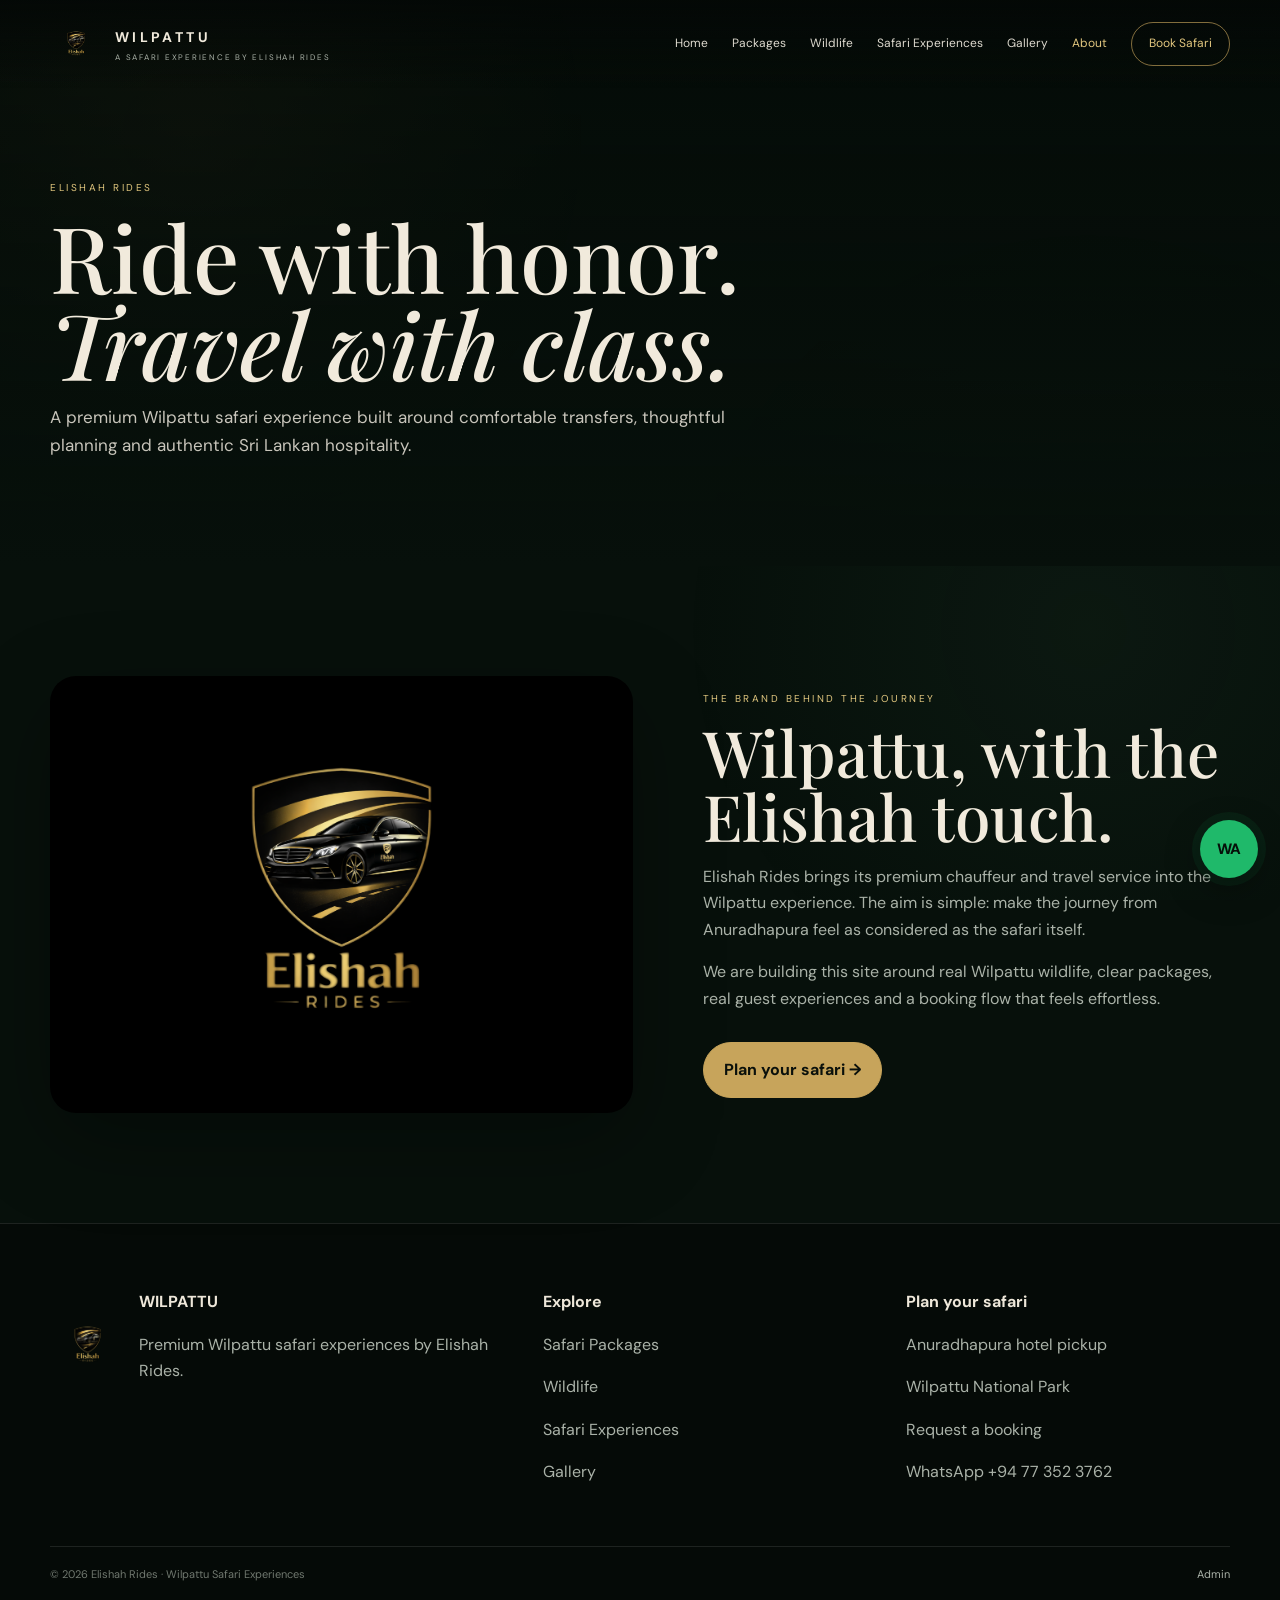
<file: about.html>
<!doctype html><html lang="en"><head><meta charset="utf-8"><meta name="viewport" content="width=device-width,initial-scale=1"><meta name="theme-color" content="#07100b"><title>About Elishah Rides Wilpattu | Wilpattu by Elishah Rides</title><link rel="stylesheet" href="styles.css"></head><body class="">
<header class="nav" id="nav"><div class="container nav-row">
<a class="brand" href="index.html"><img src="assets/elishah-rides-logo.png" alt="Elishah Rides"><span><strong>WILPATTU</strong><small>A safari experience by Elishah Rides</small></span></a>
<button class="menu" id="menu">☰</button>
<nav class="nav-links" id="navLinks">
<a href="index.html">Home</a><a href="packages.html">Packages</a><a href="wildlife.html">Wildlife</a><a href="safari-experiences.html">Safari Experiences</a><a href="gallery.html">Gallery</a><a href="about.html">About</a><a class="nav-cta" href="booking.html">Book Safari</a>
</nav></div></header>

<section class="page-hero"><div class="container reveal visible"><div class="kicker">Elishah Rides</div><h1>Ride with honor.<br><em>Travel with class.</em></h1><p>A premium Wilpattu safari experience built around comfortable transfers, thoughtful planning and authentic Sri Lankan hospitality.</p></div></section>
<section class="section"><div class="container story"><div class="story-img reveal"><img src="assets/elishah-rides-logo.png" alt="Elishah Rides logo" style="background:#000;object-fit:contain;padding:30px"></div><div class="story-copy reveal"><div class="kicker">The brand behind the journey</div><h2>Wilpattu, with the Elishah touch.</h2><p>Elishah Rides brings its premium chauffeur and travel service into the Wilpattu experience. The aim is simple: make the journey from Anuradhapura feel as considered as the safari itself.</p><p>We are building this site around real Wilpattu wildlife, clear packages, real guest experiences and a booking flow that feels effortless.</p><div class="actions"><a class="btn primary" href="booking.html">Plan your safari →</a></div></div></div></section>

<footer class="footer"><div class="container">
<div class="footer-grid">
<div><div class="logo-credit"><img src="assets/elishah-rides-logo.png" alt="Elishah Rides logo"><div><h4>WILPATTU</h4><p>Premium Wilpattu safari experiences by Elishah Rides.</p></div></div></div>
<div><h4>Explore</h4><p><a href="packages.html">Safari Packages</a></p><p><a href="wildlife.html">Wildlife</a></p><p><a href="safari-experiences.html">Safari Experiences</a></p><p><a href="gallery.html">Gallery</a></p></div>
<div><h4>Plan your safari</h4><p>Anuradhapura hotel pickup</p><p>Wilpattu National Park</p><p><a href="booking.html">Request a booking</a></p><p><a href="https://wa.me/94773523762">WhatsApp +94 77 352 3762</a></p></div>
</div>
<div class="footer-bottom"><span>© 2026 Elishah Rides · Wilpattu Safari Experiences</span><a href="admin.html">Admin</a></div>
</div></footer>
<script src="script.js"></script></body></html>
</file>
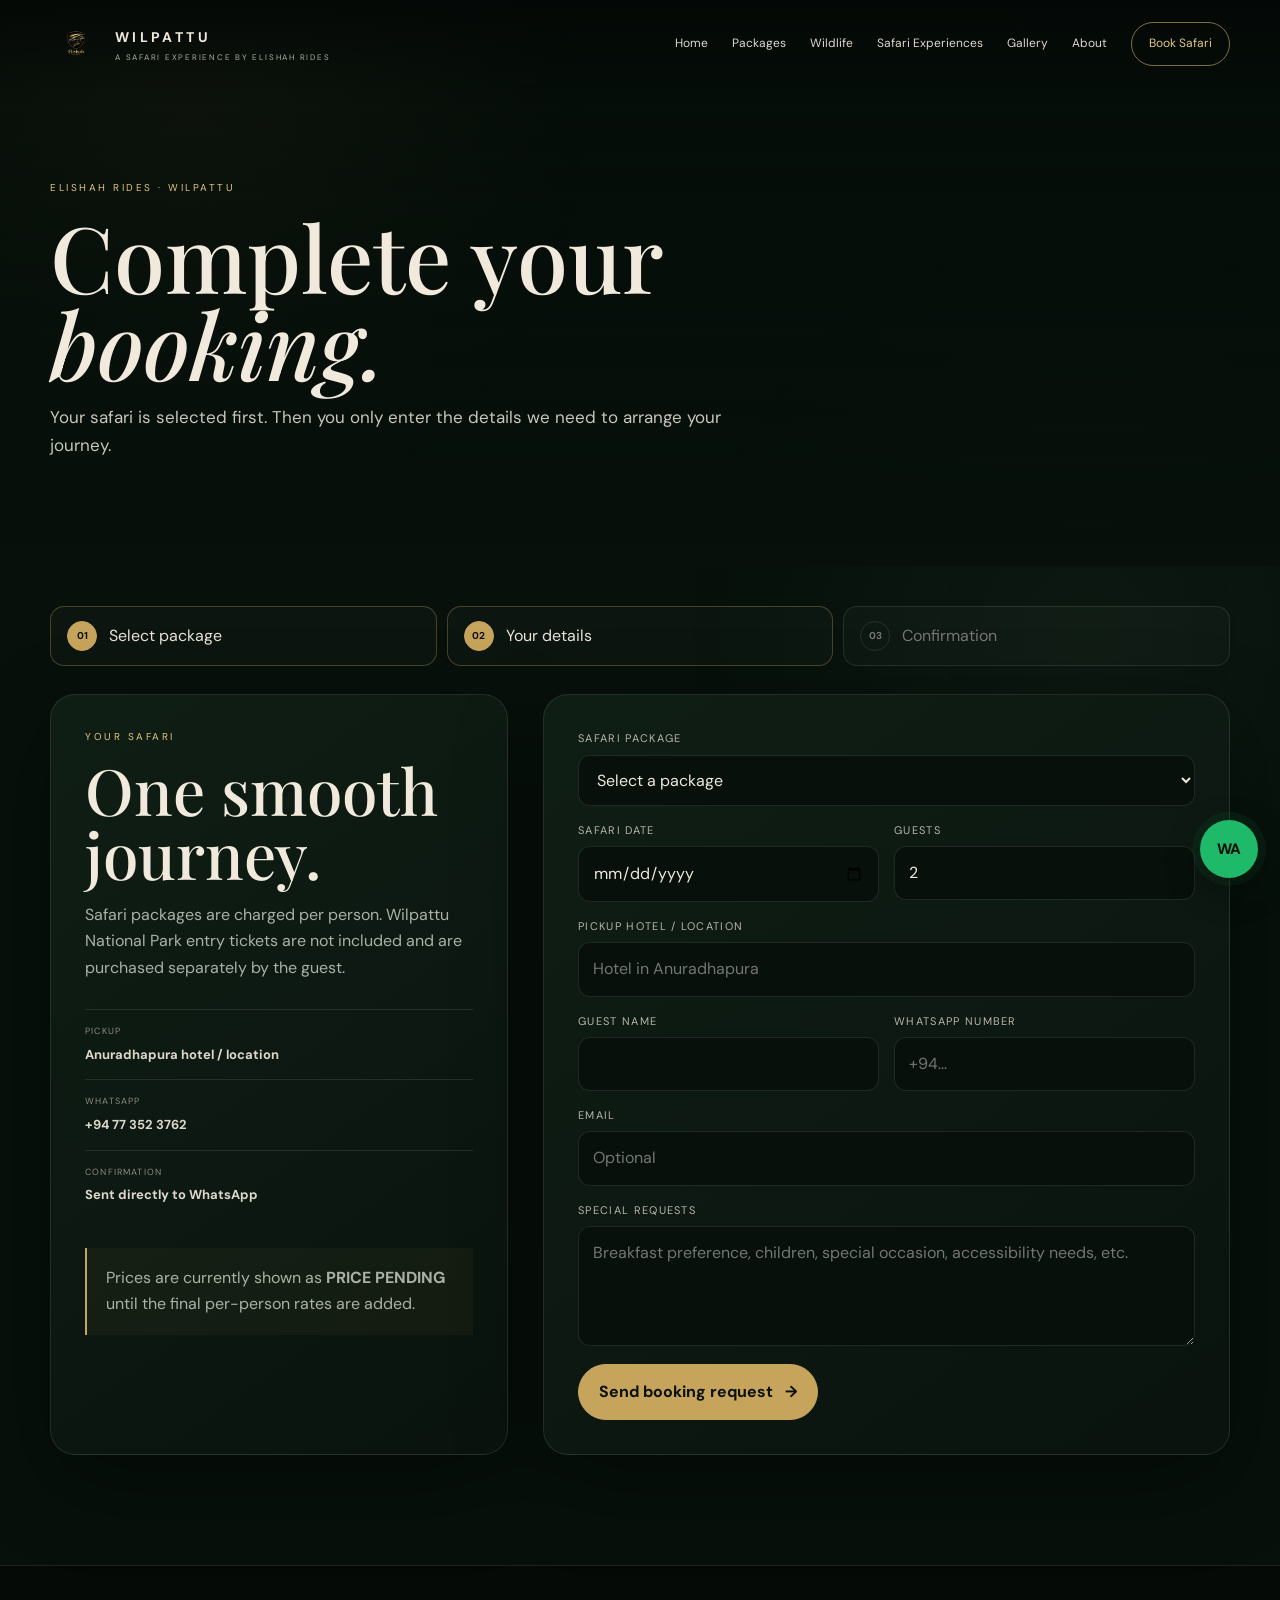
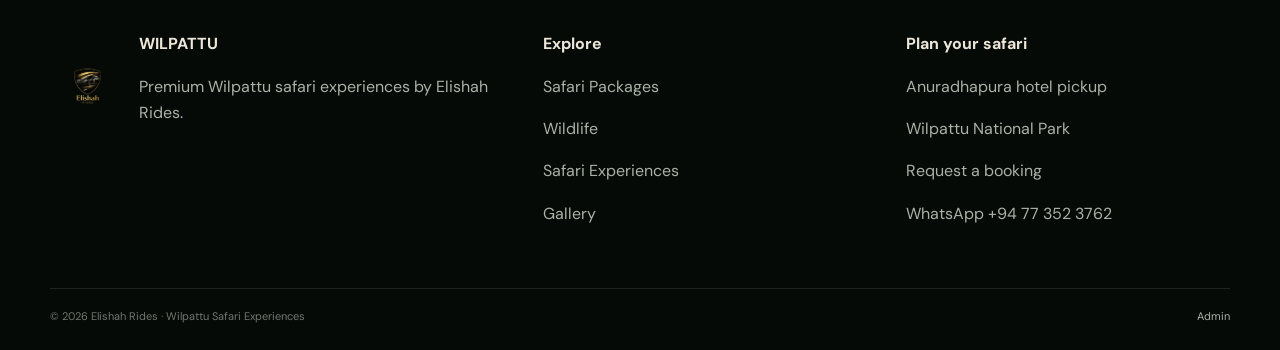
<file: booking.html>
<!doctype html><html lang="en"><head><meta charset="utf-8"><meta name="viewport" content="width=device-width,initial-scale=1"><meta name="theme-color" content="#07100b"><title>Book Your Safari | Wilpattu by Elishah Rides</title><link rel="stylesheet" href="styles.css"></head><body class="">
<header class="nav" id="nav"><div class="container nav-row">
<a class="brand" href="index.html"><img src="assets/elishah-rides-logo.png" alt="Elishah Rides"><span><strong>WILPATTU</strong><small>A safari experience by Elishah Rides</small></span></a>
<button class="menu" id="menu">☰</button>
<nav class="nav-links" id="navLinks"><a href="index.html">Home</a><a href="packages.html">Packages</a><a href="wildlife.html">Wildlife</a><a href="safari-experiences.html">Safari Experiences</a><a href="gallery.html">Gallery</a><a href="about.html">About</a><a class="nav-cta" href="booking.html">Book Safari</a></nav></div></header>
<section class="page-hero booking-hero"><div class="container reveal visible"><div class="kicker">Elishah Rides · Wilpattu</div><h1>Complete your<br><em>booking.</em></h1><p>Your safari is selected first. Then you only enter the details we need to arrange your journey.</p></div></section>
<section class="section booking-section"><div class="container">
<div class="booking-steps"><div class="step active"><b>01</b><span>Select package</span></div><div class="step active"><b>02</b><span>Your details</span></div><div class="step"><b>03</b><span>Confirmation</span></div></div>
<div class="booking-wrap">
<div class="booking-panel reveal"><div class="kicker">Your safari</div><h2>One smooth journey.</h2><p style="color:var(--muted)">Safari packages are charged per person. Wilpattu National Park entry tickets are not included and are purchased separately by the guest.</p><div class="booking-side-list"><div><span>Pickup</span><strong>Anuradhapura hotel / location</strong></div><div><span>WhatsApp</span><strong>+94 77 352 3762</strong></div><div><span>Confirmation</span><strong>Sent directly to WhatsApp</strong></div></div><div class="note">Prices are currently shown as <strong>PRICE PENDING</strong> until the final per-person rates are added.</div></div>
<div class="booking-panel reveal"><div id="selectedPackageSummary" class="selected-package" hidden><div class="selected-top"><span class="tag">SELECTED PACKAGE</span><span class="selected-check">✓</span></div><h3 id="selectedPackageName">—</h3><div class="selected-meta"><span id="selectedPackageTime">—</span><span id="selectedPackageDuration">—</span><strong id="selectedPackagePrice">PRICE PENDING</strong></div><p id="selectedPackageNote">—</p></div>
<form id="bookingForm"><div class="form-grid"><div class="field full"><label>Safari package</label><select id="package" name="package" required><option value="">Select a package</option><option>Half-Safari (Morning)</option><option>Half-Safari (Evening)</option><option>Full Safari</option></select></div>
<div class="field"><label>Safari date</label><input id="date" type="date" required></div><div class="field"><label>Guests</label><input id="guests" type="number" min="1" value="2" required></div>
<div class="field full"><label>Pickup hotel / location</label><input id="pickup" placeholder="Hotel in Anuradhapura" required></div><div class="field"><label>Guest name</label><input id="name" required></div><div class="field"><label>WhatsApp number</label><input id="whatsapp" placeholder="+94..." required></div><div class="field full"><label>Email</label><input id="email" type="email" placeholder="Optional"></div><div class="field full"><label>Special requests</label><textarea id="notes" placeholder="Breakfast preference, children, special occasion, accessibility needs, etc."></textarea></div></div><div class="form-actions"><button class="btn primary" type="submit">Send booking request <span>→</span></button></div><div class="success" id="success"></div></form></div>
</div></div></section>
<footer class="footer"><div class="container"><div class="footer-grid"><div><div class="logo-credit"><img src="assets/elishah-rides-logo.png" alt="Elishah Rides logo"><div><h4>WILPATTU</h4><p>Premium Wilpattu safari experiences by Elishah Rides.</p></div></div></div><div><h4>Explore</h4><p><a href="packages.html">Safari Packages</a></p><p><a href="wildlife.html">Wildlife</a></p><p><a href="safari-experiences.html">Safari Experiences</a></p><p><a href="gallery.html">Gallery</a></p></div><div><h4>Plan your safari</h4><p>Anuradhapura hotel pickup</p><p>Wilpattu National Park</p><p><a href="booking.html">Request a booking</a></p><p><a href="https://wa.me/94773523762">WhatsApp +94 77 352 3762</a></p></div></div><div class="footer-bottom"><span>© 2026 Elishah Rides · Wilpattu Safari Experiences</span><a href="admin.html">Admin</a></div></div></footer>
<script src="script.js"></script><script src="booking.js"></script></body></html>
</file>
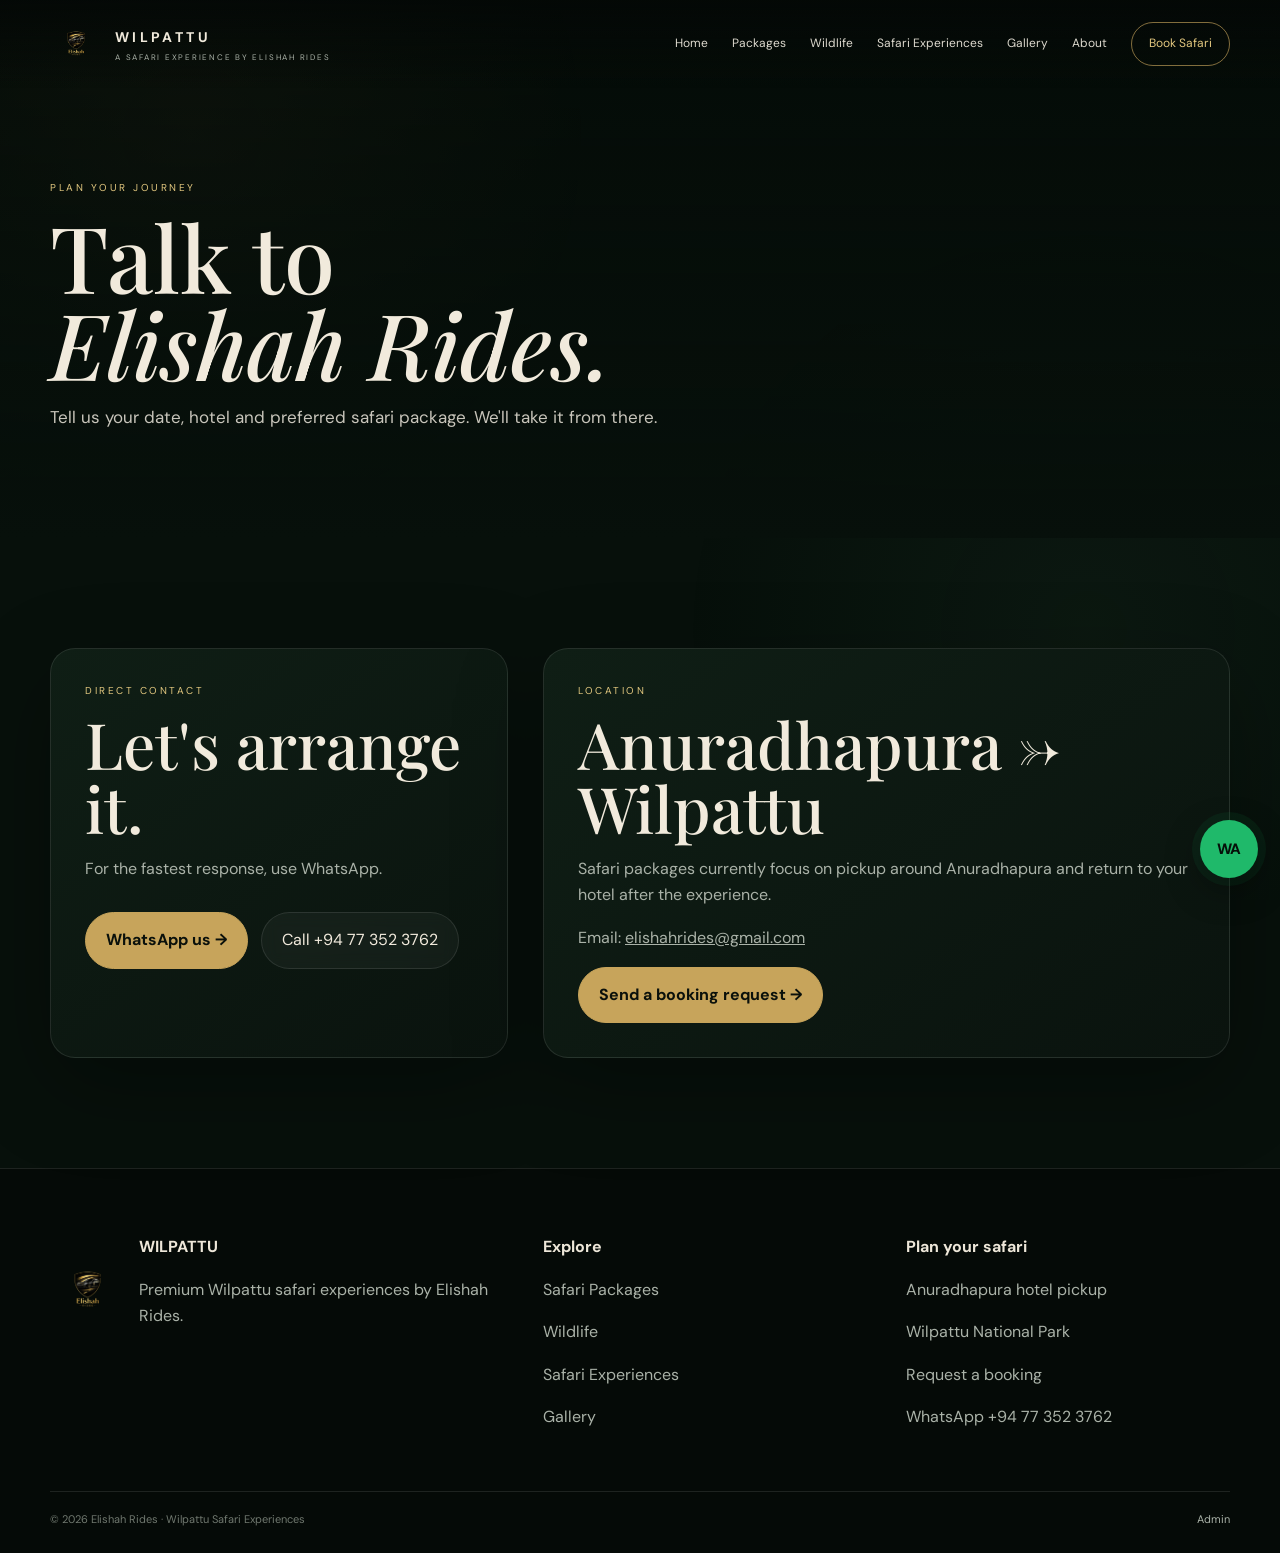
<file: contact.html>
<!doctype html><html lang="en"><head><meta charset="utf-8"><meta name="viewport" content="width=device-width,initial-scale=1"><meta name="theme-color" content="#07100b"><title>Contact Elishah Rides | Wilpattu by Elishah Rides</title><link rel="stylesheet" href="styles.css"></head><body class="">
<header class="nav" id="nav"><div class="container nav-row">
<a class="brand" href="index.html"><img src="assets/elishah-rides-logo.png" alt="Elishah Rides"><span><strong>WILPATTU</strong><small>A safari experience by Elishah Rides</small></span></a>
<button class="menu" id="menu">☰</button>
<nav class="nav-links" id="navLinks">
<a href="index.html">Home</a><a href="packages.html">Packages</a><a href="wildlife.html">Wildlife</a><a href="safari-experiences.html">Safari Experiences</a><a href="gallery.html">Gallery</a><a href="about.html">About</a><a class="nav-cta" href="booking.html">Book Safari</a>
</nav></div></header>

<section class="page-hero"><div class="container reveal visible"><div class="kicker">Plan your journey</div><h1>Talk to<br><em>Elishah Rides.</em></h1><p>Tell us your date, hotel and preferred safari package. We'll take it from there.</p></div></section>
<section class="section"><div class="container booking-wrap"><div class="booking-panel reveal"><div class="kicker">Direct contact</div><h2>Let's arrange it.</h2><p style="color:var(--muted)">For the fastest response, use WhatsApp.</p><div class="actions"><a class="btn primary" href="https://wa.me/94773523762">WhatsApp us →</a><a class="btn secondary" href="tel:+94773523762">Call +94 77 352 3762</a></div></div><div class="booking-panel reveal"><div class="kicker">Location</div><h2>Anuradhapura → Wilpattu</h2><p style="color:var(--muted)">Safari packages currently focus on pickup around Anuradhapura and return to your hotel after the experience.</p><p style="color:var(--muted)">Email: <a href="mailto:elishahrides@gmail.com">elishahrides@gmail.com</a></p><a class="btn primary" href="booking.html">Send a booking request →</a></div></div></section>

<footer class="footer"><div class="container">
<div class="footer-grid">
<div><div class="logo-credit"><img src="assets/elishah-rides-logo.png" alt="Elishah Rides logo"><div><h4>WILPATTU</h4><p>Premium Wilpattu safari experiences by Elishah Rides.</p></div></div></div>
<div><h4>Explore</h4><p><a href="packages.html">Safari Packages</a></p><p><a href="wildlife.html">Wildlife</a></p><p><a href="safari-experiences.html">Safari Experiences</a></p><p><a href="gallery.html">Gallery</a></p></div>
<div><h4>Plan your safari</h4><p>Anuradhapura hotel pickup</p><p>Wilpattu National Park</p><p><a href="booking.html">Request a booking</a></p><p><a href="https://wa.me/94773523762">WhatsApp +94 77 352 3762</a></p></div>
</div>
<div class="footer-bottom"><span>© 2026 Elishah Rides · Wilpattu Safari Experiences</span><a href="admin.html">Admin</a></div>
</div></footer>
<script src="script.js"></script></body></html>
</file>
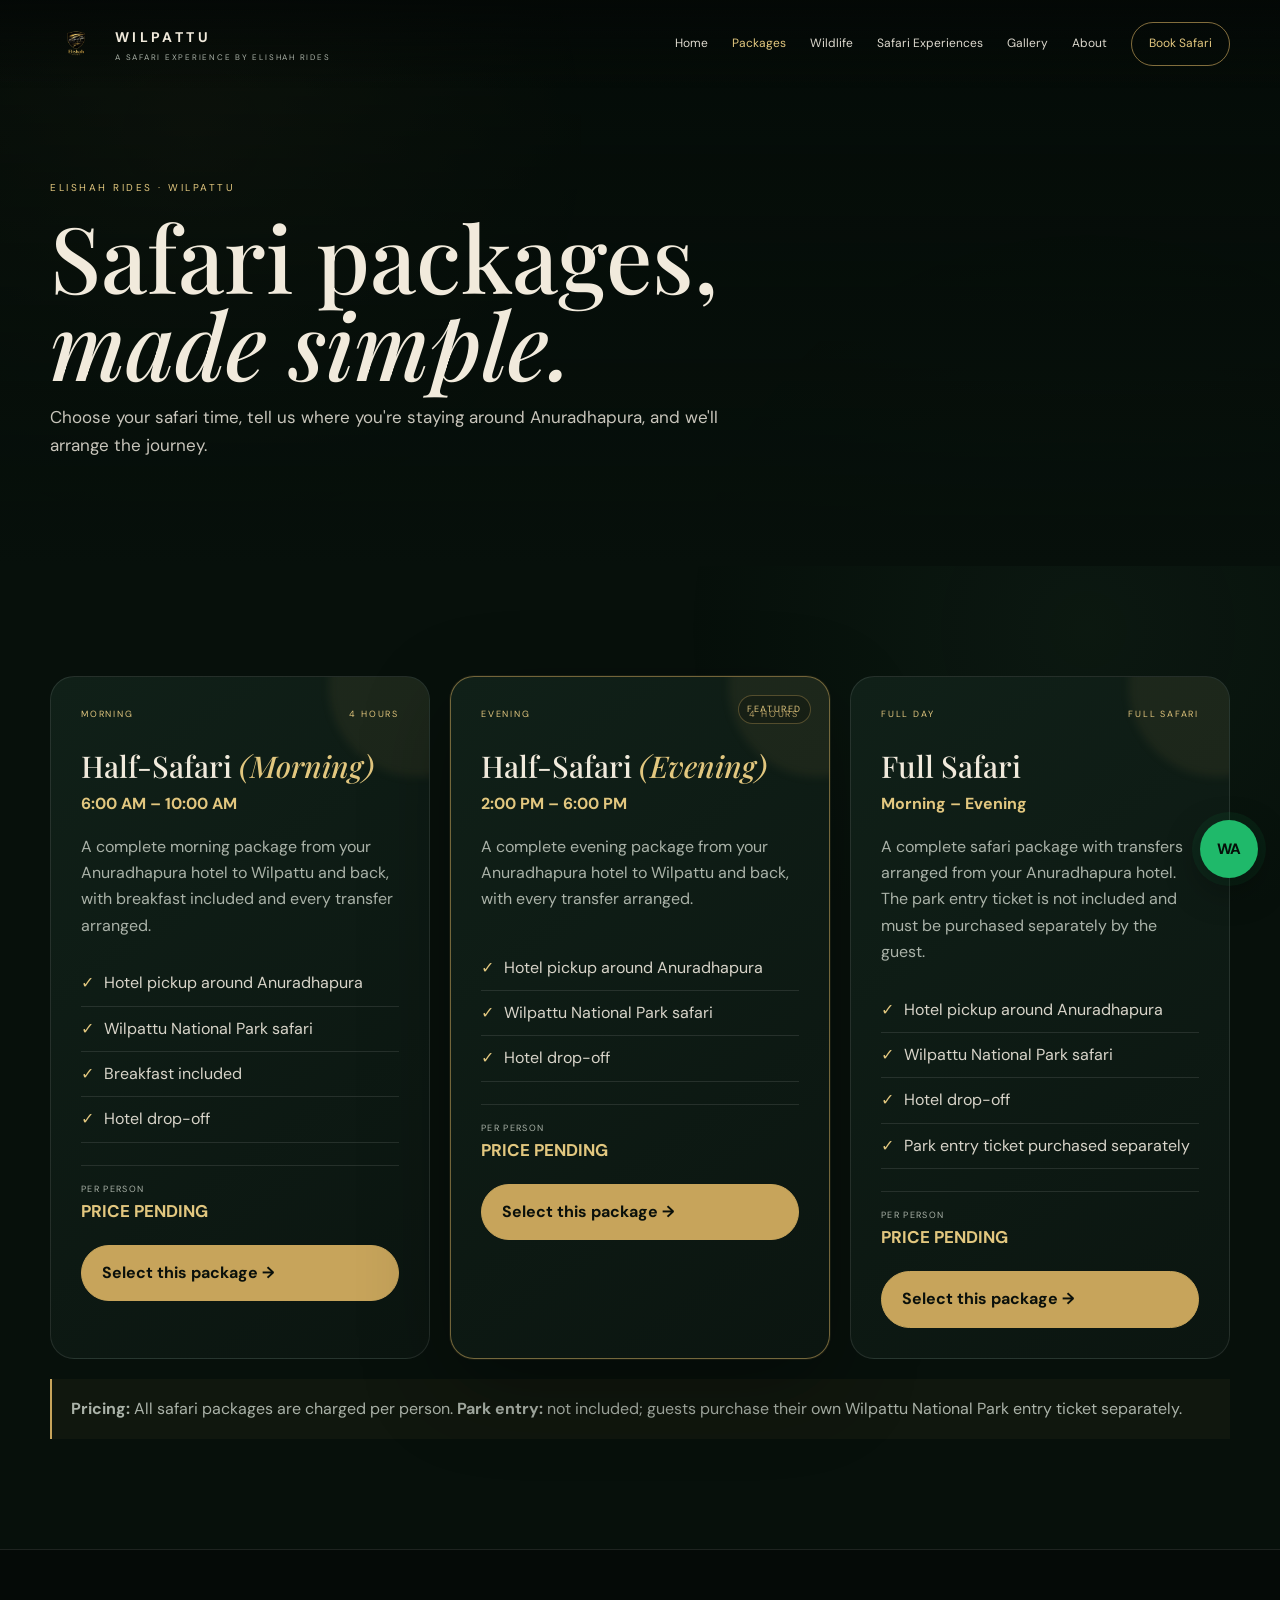
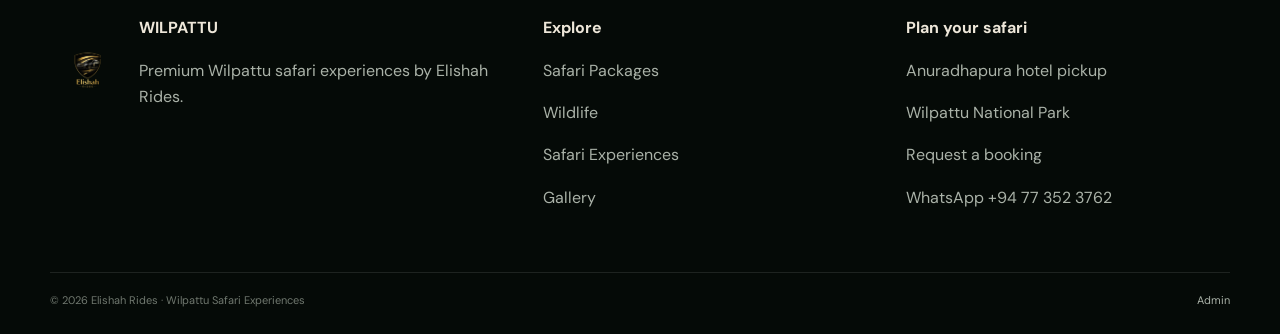
<file: packages.html>
<!doctype html><html lang="en"><head><meta charset="utf-8"><meta name="viewport" content="width=device-width,initial-scale=1"><meta name="theme-color" content="#07100b"><title>Safari Packages | Wilpattu by Elishah Rides</title><link rel="stylesheet" href="styles.css"></head><body class="">
<header class="nav" id="nav"><div class="container nav-row">
<a class="brand" href="index.html"><img src="assets/elishah-rides-logo.png" alt="Elishah Rides"><span><strong>WILPATTU</strong><small>A safari experience by Elishah Rides</small></span></a>
<button class="menu" id="menu">☰</button>
<nav class="nav-links" id="navLinks">
<a href="index.html">Home</a><a href="packages.html">Packages</a><a href="wildlife.html">Wildlife</a><a href="safari-experiences.html">Safari Experiences</a><a href="gallery.html">Gallery</a><a href="about.html">About</a><a class="nav-cta" href="booking.html">Book Safari</a>
</nav></div></header>

<section class="page-hero"><div class="container reveal visible"><div class="kicker">Elishah Rides · Wilpattu</div><h1>Safari packages,<br><em>made simple.</em></h1><p>Choose your safari time, tell us where you're staying around Anuradhapura, and we'll arrange the journey.</p></div></section>
<section class="section"><div class="container"><div class="packages">
<article class="package reveal"><div class="package-top"><span class="tag">Morning</span><span class="tag">4 hours</span></div><h3>Half-Safari <em>(Morning)</em></h3><div class="time">6:00 AM – 10:00 AM</div><p>A complete morning package from your Anuradhapura hotel to Wilpattu and back, with breakfast included and every transfer arranged.</p><ul><li>Hotel pickup around Anuradhapura</li><li>Wilpattu National Park safari</li><li>Breakfast included</li><li>Hotel drop-off</li></ul><div class="price"><small>Per person</small><strong>PRICE PENDING</strong></div><a class="btn primary" data-package="Half-Safari (Morning)" href="booking.html?package=Half-Safari%20%28Morning%29">Select this package →</a></article>
<article class="package featured reveal"><div class="package-top"><span class="tag">Evening</span><span class="tag">4 hours</span></div><h3>Half-Safari <em>(Evening)</em></h3><div class="time">2:00 PM – 6:00 PM</div><p>A complete evening package from your Anuradhapura hotel to Wilpattu and back, with every transfer arranged.</p><ul><li>Hotel pickup around Anuradhapura</li><li>Wilpattu National Park safari</li><li>Hotel drop-off</li></ul><div class="price"><small>Per person</small><strong>PRICE PENDING</strong></div><a class="btn primary" data-package="Half-Safari (Evening)" href="booking.html?package=Half-Safari%20%28Evening%29">Select this package →</a></article>
<article class="package reveal"><div class="package-top"><span class="tag">Full day</span><span class="tag">Full safari</span></div><h3>Full Safari</h3><div class="time">Morning – Evening</div><p>A complete safari package with transfers arranged from your Anuradhapura hotel. The park entry ticket is not included and must be purchased separately by the guest.</p><ul><li>Hotel pickup around Anuradhapura</li><li>Wilpattu National Park safari</li><li>Hotel drop-off</li><li>Park entry ticket purchased separately</li></ul><div class="price"><small>Per person</small><strong>PRICE PENDING</strong></div><a class="btn primary" data-package="Full Safari" href="booking.html?package=Full%20Safari">Select this package →</a></article>
</div><div class="note reveal"><strong>Pricing:</strong> All safari packages are charged per person. <strong>Park entry:</strong> not included; guests purchase their own Wilpattu National Park entry ticket separately.</div></div></section>

<footer class="footer"><div class="container">
<div class="footer-grid">
<div><div class="logo-credit"><img src="assets/elishah-rides-logo.png" alt="Elishah Rides logo"><div><h4>WILPATTU</h4><p>Premium Wilpattu safari experiences by Elishah Rides.</p></div></div></div>
<div><h4>Explore</h4><p><a href="packages.html">Safari Packages</a></p><p><a href="wildlife.html">Wildlife</a></p><p><a href="safari-experiences.html">Safari Experiences</a></p><p><a href="gallery.html">Gallery</a></p></div>
<div><h4>Plan your safari</h4><p>Anuradhapura hotel pickup</p><p>Wilpattu National Park</p><p><a href="booking.html">Request a booking</a></p><p><a href="https://wa.me/94773523762">WhatsApp +94 77 352 3762</a></p></div>
</div>
<div class="footer-bottom"><span>© 2026 Elishah Rides · Wilpattu Safari Experiences</span><a href="admin.html">Admin</a></div>
</div></footer>
<script src="script.js"></script></body></html>
</file>
<file: styles.css>
@import url('https://fonts.googleapis.com/css2?family=DM+Sans:wght@400;500;600;700&family=Playfair+Display:ital,wght@0,500;0,600;1,500;1,600&display=swap');
:root{--bg:#07100b;--bg2:#0b1710;--card:#0e1c14;--gold:#c7a45b;--gold2:#e2c77f;--cream:#f1eadc;--muted:#aab2a8;--line:rgba(255,255,255,.10);--shadow:0 28px 90px rgba(0,0,0,.32)}
*{box-sizing:border-box}html{scroll-behavior:smooth}body{margin:0;background:var(--bg);color:var(--cream);font-family:"DM Sans",sans-serif;line-height:1.65}a{color:inherit}img{max-width:100%;display:block}button,input,select,textarea{font:inherit}
body:before{content:"";position:fixed;inset:0;pointer-events:none;background:radial-gradient(circle at 15% 15%,rgba(199,164,91,.08),transparent 30%),radial-gradient(circle at 85% 70%,rgba(54,100,68,.10),transparent 32%);z-index:-1}
.container{width:min(1180px,calc(100% - 42px));margin:auto}.nav{position:fixed;z-index:50;top:0;left:0;right:0;padding:18px 0;background:linear-gradient(180deg,rgba(4,8,6,.9),rgba(4,8,6,.45),transparent);transition:.35s}.nav.scrolled{background:rgba(5,10,7,.94);backdrop-filter:blur(18px);border-bottom:1px solid var(--line)}.nav-row{display:flex;align-items:center;justify-content:space-between;gap:22px}.brand{display:flex;align-items:center;gap:13px;text-decoration:none}.brand img{width:52px;height:52px;object-fit:contain}.brand strong{font-size:14px;letter-spacing:.24em}.brand small{display:block;color:var(--muted);font-size:8px;letter-spacing:.22em;text-transform:uppercase}.nav-links{display:flex;gap:24px;align-items:center}.nav-links a{text-decoration:none;color:#ddd9ce;font-size:12px;transition:.25s}.nav-links a:hover{color:var(--gold2)}.nav-cta{padding:11px 17px;border:1px solid rgba(199,164,91,.65);border-radius:999px;color:var(--gold2)!important}.menu{display:none;background:none;border:0;color:#fff;font-size:25px}
.hero{min-height:100vh;display:grid;align-items:end;position:relative;overflow:hidden;background:#07100b}.hero-bg{position:absolute;inset:0;background:center/cover no-repeat url('https://commons.wikimedia.org/wiki/Special:Redirect/file/Beauty%20of%20Wilpattu%20National%20Park.jpg');transform:scale(1.08);animation:heroZoom 16s ease-out forwards}.hero:after{content:"";position:absolute;inset:0;background:linear-gradient(90deg,rgba(3,8,5,.88) 0%,rgba(3,8,5,.55) 45%,rgba(3,8,5,.22) 100%),linear-gradient(0deg,#07100b 0%,transparent 36%,rgba(0,0,0,.22));}.hero-content{position:relative;z-index:2;padding:170px 0 90px;max-width:780px}.eyebrow{color:var(--gold2);font-size:10px;letter-spacing:.28em;text-transform:uppercase}.hero h1{font:500 clamp(54px,8vw,108px)/.92 "Playfair Display",serif;margin:20px 0}.hero h1 em{color:var(--gold2)}.hero p{max-width:650px;color:#ddd9ce;font-size:17px}.actions{display:flex;gap:13px;flex-wrap:wrap;margin-top:30px}.btn{display:inline-flex;align-items:center;gap:12px;padding:14px 20px;border-radius:999px;text-decoration:none;border:1px solid var(--line);transition:.3s}.btn.primary{background:var(--gold);color:#0a100b;border-color:var(--gold);font-weight:700}.btn.secondary{background:rgba(255,255,255,.04);backdrop-filter:blur(8px)}.btn:hover{transform:translateY(-3px)}.scroll-note{margin-top:65px;color:rgba(255,255,255,.55);font-size:11px;letter-spacing:.18em;text-transform:uppercase}
.section{padding:110px 0}.section.alt{background:linear-gradient(180deg,#0a1710,#07100b)}.kicker{color:var(--gold2);font-size:10px;letter-spacing:.25em;text-transform:uppercase}.section-head{display:flex;justify-content:space-between;gap:30px;align-items:end;margin-bottom:42px}.section h2{font:500 clamp(36px,5vw,65px)/1 "Playfair Display",serif;margin:12px 0}.section-head p{max-width:540px;color:var(--muted)}
.marquee{overflow:hidden;border-top:1px solid var(--line);border-bottom:1px solid var(--line);white-space:nowrap}.marquee-track{display:inline-flex;gap:50px;padding:18px 0;animation:marquee 24s linear infinite}.marquee span{font-size:11px;letter-spacing:.22em;color:#cfc9ba;text-transform:uppercase}.marquee b{color:var(--gold2)}
.cards{display:grid;grid-template-columns:repeat(3,1fr);gap:20px}.card{background:linear-gradient(145deg,rgba(255,255,255,.055),rgba(255,255,255,.015));border:1px solid var(--line);border-radius:22px;overflow:hidden;box-shadow:var(--shadow);transition:.45s}.card:hover{transform:translateY(-9px);border-color:rgba(199,164,91,.42)}.card-img{height:290px;overflow:hidden}.card-img img{width:100%;height:100%;object-fit:cover;transition:1s}.card:hover .card-img img{transform:scale(1.07)}.card-body{padding:25px}.card h3{margin:0 0 8px;font:500 28px "Playfair Display",serif}.card p{color:var(--muted);margin:0}.tag{font-size:9px;letter-spacing:.2em;color:var(--gold2);text-transform:uppercase}
.story{display:grid;grid-template-columns:1.05fr .95fr;gap:70px;align-items:center}.story-img{border-radius:26px;overflow:hidden;box-shadow:var(--shadow)}.story-img img{aspect-ratio:4/3;object-fit:cover}.story-copy p{color:var(--muted);font-size:16px}.stat-row{display:flex;gap:35px;margin-top:32px}.stat strong{display:block;font:500 34px "Playfair Display",serif;color:var(--gold2)}.stat span{font-size:11px;color:var(--muted);text-transform:uppercase;letter-spacing:.12em}
.packages{display:grid;grid-template-columns:repeat(3,1fr);gap:20px}.package{padding:30px;border:1px solid var(--line);border-radius:24px;background:linear-gradient(145deg,#102018,#0b1510);position:relative;overflow:hidden}.package.featured{border-color:rgba(199,164,91,.55);box-shadow:0 0 0 1px rgba(199,164,91,.08),var(--shadow)}.package:before{content:"";position:absolute;width:180px;height:180px;right:-80px;top:-80px;border-radius:50%;background:rgba(199,164,91,.08);filter:blur(5px)}.package-top{display:flex;justify-content:space-between}.package h3{font:500 30px "Playfair Display",serif;margin:24px 0 5px}.package h3 em{color:var(--gold2);font-weight:500}.time{color:var(--gold2);font-weight:700}.package p{color:var(--muted);min-height:90px}.package ul{list-style:none;padding:0;margin:22px 0}.package li{padding:9px 0;border-bottom:1px solid var(--line);color:#d8d4c9}.package li:before{content:"✓";color:var(--gold2);margin-right:10px}.price{padding:16px 0 20px;border-top:1px solid var(--line)}.price small{display:block;color:var(--muted);text-transform:uppercase;letter-spacing:.15em;font-size:9px}.price strong{color:var(--gold2);font-size:17px}.package .btn{width:100%;justify-content:space-between}.note{margin-top:20px;padding:17px 19px;border-left:2px solid var(--gold);background:rgba(199,164,91,.05);color:var(--muted)}
.wild-grid{display:grid;grid-template-columns:1.25fr .75fr;gap:20px}.wild-main,.wild-small{position:relative;border-radius:24px;overflow:hidden;min-height:600px}.wild-small{min-height:290px}.wild-main img,.wild-small img{width:100%;height:100%;object-fit:cover}.wild-grid .stack{display:grid;gap:20px}.overlay{position:absolute;inset:auto 0 0;padding:35px;background:linear-gradient(0deg,rgba(0,0,0,.82),transparent);}.overlay h3{font:500 34px "Playfair Display",serif;margin:0}.overlay p{color:#d5d0c3;margin:4px 0 0}
.video-band{position:relative;min-height:600px;display:grid;place-items:center;overflow:hidden;background:center/cover url('https://commons.wikimedia.org/wiki/Special:Redirect/file/Wilpattu%20Journey.jpg')}.video-band:after{content:"";position:absolute;inset:0;background:rgba(2,7,4,.58)}.video-content{position:relative;z-index:2;text-align:center;max-width:720px}.play{width:88px;height:88px;border-radius:50%;border:1px solid rgba(255,255,255,.55);display:grid;place-items:center;margin:0 auto 24px;font-size:25px;backdrop-filter:blur(8px);animation:pulse 2.2s infinite}.video-content h2{font:500 clamp(42px,6vw,74px)/1 "Playfair Display",serif;margin:0 0 16px}.video-content p{color:#d8d4c9}
.gallery{columns:3 280px;column-gap:18px}.gallery figure{break-inside:avoid;margin:0 0 18px;position:relative;border-radius:18px;overflow:hidden}.gallery img{width:100%;transition:.8s}.gallery figure:hover img{transform:scale(1.04)}.gallery figcaption{position:absolute;left:14px;bottom:12px;background:rgba(0,0,0,.58);backdrop-filter:blur(10px);padding:7px 10px;border-radius:999px;font-size:10px}
.booking-wrap{display:grid;grid-template-columns:.8fr 1.2fr;gap:35px}.booking-panel{padding:34px;border:1px solid var(--line);border-radius:25px;background:linear-gradient(145deg,#0f1e15,#0a130e);box-shadow:var(--shadow)}.form-grid{display:grid;grid-template-columns:1fr 1fr;gap:15px}.field{display:flex;flex-direction:column;gap:7px}.field.full{grid-column:1/-1}.field label{font-size:11px;color:#b8b5aa;text-transform:uppercase;letter-spacing:.12em}.field input,.field select,.field textarea{width:100%;background:#07100b;border:1px solid var(--line);color:#eee8dc;padding:13px 14px;border-radius:12px;outline:none}.field textarea{min-height:120px;resize:vertical}.field input:focus,.field select:focus,.field textarea:focus{border-color:rgba(199,164,91,.7)}.form-actions{margin-top:18px}.success{display:none;padding:14px;border:1px solid rgba(100,200,120,.35);background:rgba(100,200,120,.06);border-radius:12px;color:#bfe5c6;margin-top:14px}
.footer{padding:65px 0 25px;border-top:1px solid var(--line);background:#050a07}.footer-grid{display:grid;grid-template-columns:1.4fr 1fr 1fr;gap:40px}.footer p,.footer a{color:var(--muted);text-decoration:none}.footer h4{margin:0 0 14px;color:#eee7d9}.footer-bottom{margin-top:45px;padding-top:18px;border-top:1px solid var(--line);display:flex;justify-content:space-between;color:#70786f;font-size:11px}.source-note{font-size:11px;color:#737a72;margin-top:28px}.logo-credit{display:flex;gap:14px;align-items:center}.logo-credit img{width:75px;height:55px;object-fit:contain}

.page-hero{padding:180px 0 90px;min-height:55vh;display:flex;align-items:end;background:linear-gradient(180deg,rgba(3,8,5,.5),#07100b),center/cover url('https://commons.wikimedia.org/wiki/Special:Redirect/file/Amazing%20Natural%20Landscapes.jpg')}.page-hero h1{font:500 clamp(52px,8vw,92px)/.95 "Playfair Display",serif;margin:15px 0}.page-hero p{max-width:680px;color:#c8c5bb;font-size:17px}
.reveal{opacity:0;transform:translateY(28px);transition:opacity .8s ease,transform .8s cubic-bezier(.2,.8,.2,1)}.reveal.visible{opacity:1;transform:none}
.admin{min-height:100vh;background:#07100b}.admin-top{padding:18px 0;border-bottom:1px solid var(--line);background:#050a07}.admin-main{padding:40px 0}.admin-login{max-width:440px;margin:10vh auto;padding:35px;border:1px solid var(--line);border-radius:22px;background:#0d1a12}.admin-layout{display:grid;grid-template-columns:220px 1fr;gap:25px}.admin-nav{border:1px solid var(--line);border-radius:18px;padding:14px;height:max-content}.admin-nav button{display:block;width:100%;text-align:left;background:none;border:0;color:#bbb8ad;padding:12px;border-radius:10px;cursor:pointer}.admin-nav button.active,.admin-nav button:hover{background:rgba(199,164,91,.1);color:var(--gold2)}.admin-card{border:1px solid var(--line);border-radius:18px;padding:22px;background:#0d1a12;margin-bottom:18px}.table{width:100%;border-collapse:collapse}.table th,.table td{text-align:left;padding:12px;border-bottom:1px solid var(--line);font-size:12px}.badge{padding:5px 8px;border-radius:999px;background:rgba(199,164,91,.12);color:var(--gold2);font-size:10px}.admin-actions{display:flex;gap:8px;flex-wrap:wrap}.small-btn{border:1px solid var(--line);background:#0a120d;color:#ddd6c6;padding:7px 10px;border-radius:8px;cursor:pointer}.small-btn.danger{color:#ffb0a8}

@keyframes heroZoom{from{transform:scale(1.08)}to{transform:scale(1)}}@keyframes marquee{to{transform:translateX(-50%)}}@keyframes pulse{0%,100%{box-shadow:0 0 0 0 rgba(199,164,91,.2)}50%{box-shadow:0 0 0 20px rgba(199,164,91,0)}}@media(max-width:900px){.nav-links{display:none}.menu{display:block}.cards,.packages{grid-template-columns:1fr}.story,.booking-wrap,.wild-grid{grid-template-columns:1fr}.footer-grid{grid-template-columns:1fr}.admin-layout{grid-template-columns:1fr}.hero-content{padding-top:150px}.form-grid{grid-template-columns:1fr}}@media(max-width:560px){.container{width:min(100% - 28px,1180px)}.section{padding:80px 0}.hero h1{font-size:58px}.section-head{display:block}.stats{gap:20px}.stat-row{gap:20px;flex-wrap:wrap}}

/* V5 luxury polish */
.hero-content{margin-left:-54px;max-width:820px;animation:heroContentIn .9s ease-out both}.hero .actions .btn.primary{box-shadow:0 12px 30px rgba(199,164,91,.16)}
.hero:after{background:linear-gradient(90deg,rgba(3,8,5,.94) 0%,rgba(3,8,5,.62) 43%,rgba(3,8,5,.18) 100%),linear-gradient(0deg,#07100b 0%,transparent 42%,rgba(0,0,0,.22))}
.package{transition:transform .35s ease,box-shadow .35s ease,border-color .35s ease}.package:hover{transform:translateY(-8px);box-shadow:0 24px 60px rgba(0,0,0,.32);border-color:rgba(199,164,91,.35)}
.package.featured:after{content:'FEATURED';position:absolute;right:18px;top:18px;font-size:9px;letter-spacing:.18em;color:var(--gold2);border:1px solid rgba(199,164,91,.35);padding:6px 8px;border-radius:999px;background:rgba(0,0,0,.2)}
.booking-hero{background:linear-gradient(180deg,rgba(3,8,5,.38),#07100b),center/cover url('https://commons.wikimedia.org/wiki/Special:Redirect/file/Beauty%20of%20Wilpattu%20National%20Park.jpg')}.booking-section{padding-top:40px}
.booking-steps{display:grid;grid-template-columns:repeat(3,1fr);gap:10px;margin:0 0 28px}.step{display:flex;align-items:center;gap:12px;padding:14px 16px;border:1px solid var(--line);border-radius:14px;background:rgba(255,255,255,.025);color:#777}.step b{display:grid;place-items:center;width:30px;height:30px;border-radius:50%;border:1px solid var(--line);font-size:10px}.step.active{color:#e9e4d8;border-color:rgba(199,164,91,.32)}.step.active b{background:var(--gold);color:#07100b;border-color:var(--gold)}
.booking-side-list{display:grid;gap:0;margin:28px 0}.booking-side-list div{padding:14px 0;border-top:1px solid var(--line);display:grid;gap:5px}.booking-side-list span{text-transform:uppercase;letter-spacing:.13em;font-size:9px;color:#8e8b82}.booking-side-list strong{font-size:13px;color:#ddd8ca}
.selected-package{padding:20px;margin-bottom:18px;border:1px solid rgba(199,164,91,.5);border-radius:18px;background:linear-gradient(145deg,rgba(199,164,91,.11),rgba(255,255,255,.025));box-shadow:0 18px 50px rgba(0,0,0,.2)}.selected-package[hidden]{display:none}.selected-top{display:flex;justify-content:space-between;align-items:center}.selected-check{display:grid;place-items:center;width:28px;height:28px;border-radius:50%;background:var(--gold);color:#07100b;font-weight:800}.selected-package h3{font:500 29px "Playfair Display",serif;margin:15px 0 10px}.selected-meta{display:flex;flex-wrap:wrap;gap:10px;align-items:center;color:var(--gold2);font-size:12px}.selected-meta span{padding-right:10px;border-right:1px solid var(--line)}.selected-meta strong{font-size:13px}.selected-package p{color:var(--muted);font-size:12px;margin:12px 0 0}
.gallery figure{cursor:zoom-in;transition:transform .35s ease,box-shadow .35s ease}.gallery figure:hover{transform:translateY(-5px);box-shadow:0 20px 55px rgba(0,0,0,.35)}.lightbox{position:fixed;inset:0;z-index:100;background:rgba(0,0,0,.92);display:grid;place-items:center;padding:30px;opacity:0;pointer-events:none;transition:.25s}.lightbox.open{opacity:1;pointer-events:auto}.lightbox img{max-width:min(1200px,92vw);max-height:82vh;border-radius:16px;box-shadow:0 30px 90px rgba(0,0,0,.6)}.lightbox button{position:fixed;top:24px;right:24px;border:1px solid rgba(255,255,255,.2);background:rgba(255,255,255,.08);color:#fff;border-radius:999px;width:44px;height:44px;font-size:20px;cursor:pointer}.lightbox small{position:fixed;bottom:22px;color:#b9b5aa;letter-spacing:.08em;text-transform:uppercase;font-size:9px}
.whatsapp-float{position:fixed;right:22px;bottom:22px;z-index:90;width:58px;height:58px;border-radius:50%;display:grid;place-items:center;background:#1fb96a;color:#06100a;text-decoration:none;font-size:24px;font-weight:800;box-shadow:0 12px 35px rgba(0,0,0,.35),0 0 0 8px rgba(31,185,106,.08);transition:.3s}.whatsapp-float:hover{transform:translateY(-4px) scale(1.03)}
@keyframes heroContentIn{from{opacity:0;transform:translate(-24px,18px)}to{opacity:1;transform:translate(0,0)}}
@media(max-width:900px){.hero-content{margin-left:0}.booking-steps{grid-template-columns:1fr}.step{padding:12px 14px}.whatsapp-float{right:16px;bottom:16px;width:54px;height:54px}}
@media(max-width:560px){.hero-content{padding-left:0}.hero h1{font-size:58px}.selected-package h3{font-size:25px}}

.nav-links a.current{color:var(--gold2)}
.whatsapp-float{font-size:15px;letter-spacing:-.04em}


/* =========================================================
   WILPATTU HOME — SCREENSHOT-MATCH LUXURY LAYOUT
   ========================================================= */
.home-page{background:#050706;color:#f5f1e8}
.home-page:before{display:none}
.home-container{width:min(914px,calc(100% - 110px));margin:0 auto}
.home-nav{padding:12px 0;background:rgba(2,5,4,.96);border-bottom:1px solid rgba(255,255,255,.035)}
.home-nav .nav-row{min-height:52px}
.home-brand{display:block;width:165px}
.home-brand img{width:165px;height:62px;object-fit:contain;object-position:left center}
.home-nav .nav-links{gap:25px}
.home-nav .nav-links a{font-size:11px;color:#f0ede5}
.home-nav .nav-links a.current{color:#e5bd5f}
.home-nav .nav-links a.current:after{content:"";display:block;height:1px;background:#e5bd5f;margin-top:9px}
.home-nav .nav-cta{padding:8px 15px;border-radius:12px!important;color:#fff!important;border-color:#caa75e!important}
.home-nav .menu{display:none}

.lux-hero{height:505px;min-height:505px;position:relative;overflow:hidden;display:flex;align-items:center}
.lux-hero-bg{position:absolute;inset:0;background-image:url('https://commons.wikimedia.org/wiki/Special:Redirect/file/Sri%20Lankan%20leopard%20%28Panthera%20pardus%20kotiya%29%20at%20Wilpattu%20National%20Park.jpg');background-size:cover;background-position:center 47%;transform:scale(1.03);animation:luxHeroZoom 18s ease-out forwards}
.lux-hero-shade{position:absolute;inset:0;background:
 linear-gradient(90deg,rgba(3,7,5,.97) 0%,rgba(3,7,5,.87) 28%,rgba(3,7,5,.48) 54%,rgba(3,7,5,.08) 100%),
 linear-gradient(0deg,rgba(3,7,5,.7),transparent 38%,rgba(0,0,0,.15))}
.lux-hero-inner{position:relative;z-index:2;padding-top:60px}
.lux-eyebrow,.lux-kicker{font-size:10px;letter-spacing:.30em;color:#e2c16e;text-transform:uppercase;font-weight:600}
.lux-eyebrow span,.lux-kicker span{display:inline-block;width:22px;height:1px;background:#d3ae5b;vertical-align:middle;margin-left:8px}
.lux-hero h1{font:500 51px/.98 "Playfair Display",serif;letter-spacing:-.025em;margin:17px 0 19px;color:#faf7f0}
.lux-hero h1 em{display:inline-block;color:#e4b95d;font-style:italic}
.lux-hero p{font-size:12.5px;line-height:1.55;color:#f0eee8;margin:0;max-width:560px}
.lux-actions{display:flex;gap:12px;margin-top:24px}
.lux-btn{display:inline-flex;align-items:center;justify-content:center;gap:7px;height:39px;padding:0 18px;border-radius:8px;text-decoration:none;font-size:11px;font-weight:600;transition:.28s}
.lux-btn b{font-size:16px;font-weight:400}
.lux-btn-gold{background:#efc563;color:#0a0d09;border:1px solid #efc563}
.lux-btn-dark{background:rgba(4,7,5,.42);border:1px solid rgba(225,190,103,.72);color:#fff}
.lux-btn:hover,.lux-select:hover,.lux-continue:hover{transform:translateY(-2px);box-shadow:0 9px 25px rgba(0,0,0,.24)}
.lux-features{display:flex;gap:0;margin-top:30px}
.lux-features>div{display:flex;align-items:center;gap:10px;padding:0 23px;border-right:1px solid rgba(255,255,255,.16)}
.lux-features>div:first-child{padding-left:0}
.lux-features>div:last-child{border-right:0}
.lux-features i{font-style:normal;color:#e8b946;font-size:24px;line-height:1}
.lux-features span{display:flex;flex-direction:column;font-size:10px;line-height:1.35}
.lux-features b{font-weight:500;color:#fff}
.lux-features small{font-size:10px;color:#ddd9d0}
.lux-scroll{position:absolute;z-index:3;right:54px;bottom:17px;font-size:9px;color:#e7e0d4}

.lux-packages{background:
 radial-gradient(circle at 78% 8%,rgba(132,90,36,.08),transparent 28%),
 linear-gradient(180deg,#111312 0%,#0a0d0c 100%);
padding:27px 0 28px}
.lux-section-head{margin-bottom:20px}
.lux-section-head h2{font:500 28px/1.1 "Playfair Display",serif;margin:8px 0 8px;color:#fff}
.lux-section-head p{margin:0;color:#d3d0ca;font-size:11px}
.lux-package-grid{display:grid;grid-template-columns:repeat(3,1fr);gap:14px}
.lux-package-card{border:1px solid rgba(204,166,84,.62);border-radius:7px;background:#090c0b;overflow:hidden;box-shadow:0 15px 40px rgba(0,0,0,.25);transition:.35s}
.lux-package-card:hover{transform:translateY(-5px);border-color:#e6bd62}
.lux-package-image{height:113px;position:relative;overflow:hidden}
.lux-package-image:after{content:"";position:absolute;inset:0;background:linear-gradient(0deg,rgba(0,0,0,.45),transparent 65%)}
.lux-package-image img{width:100%;height:100%;object-fit:cover;transition:1s}
.lux-package-card:hover .lux-package-image img{transform:scale(1.06)}
.lux-badge{position:absolute;z-index:2;left:11px;top:10px;padding:5px 9px;border-radius:14px;background:rgba(4,7,5,.78);font-size:9px;color:#fff;border:1px solid rgba(255,255,255,.15)}
.lux-package-body{padding:11px 14px 12px}
.lux-package-body h3{font:500 16px "Playfair Display",serif;color:#fff;margin:0 0 5px}
.lux-time{font-size:10px;color:#fff;margin-bottom:12px}
.lux-time span{color:#8e8d88;padding:0 5px}
.lux-package-body ul{list-style:none;padding:0;margin:0 0 14px;min-height:65px}
.lux-package-body li{position:relative;padding-left:15px;font-size:9px;color:#dddcd7;line-height:1.75}
.lux-package-body li:before{content:"✓";position:absolute;left:0;color:#e5b940;font-weight:700}
.lux-package-body li strong{color:#f0c64f}
.lux-price-row{display:flex;align-items:center;justify-content:space-between;gap:8px}
.lux-price-row>div{display:flex;align-items:center;gap:8px}
.lux-price-row small{font-size:14px;color:#e7b93f}
.lux-price-row span{font-size:8.5px;color:#fff;display:flex;flex-direction:column;font-weight:500}
.lux-price-row span em{font-style:normal;color:#a8aaa5;font-size:8px;margin-top:1px}
.lux-select{display:inline-flex;align-items:center;gap:7px;height:32px;padding:0 12px;border:1px solid #d0a94e;border-radius:7px;text-decoration:none;color:#fff;font-size:9px;transition:.25s}
.lux-select b{font-size:13px;font-weight:400}
.lux-info-strip{display:flex;align-items:center;gap:10px;margin-top:10px;padding:10px 12px;border:1px solid rgba(204,166,84,.62);border-radius:6px;background:rgba(32,25,12,.35);font-size:9px;color:#ece9e1}
.lux-info-strip b{font-size:18px;color:#efc158}

.lux-booking{position:relative;min-height:355px;overflow:hidden;padding:31px 0 36px}
.lux-booking-bg{position:absolute;inset:0;background-image:url('https://commons.wikimedia.org/wiki/Special:Redirect/file/Jeep%20in%20Wilpattu%20National%20Park.jpg');background-size:cover;background-position:center 52%;transform:scale(1.03)}
.lux-booking-shade{position:absolute;inset:0;background:linear-gradient(90deg,rgba(3,7,5,.9),rgba(3,7,5,.66) 58%,rgba(3,7,5,.32)),linear-gradient(0deg,rgba(3,7,5,.48),rgba(3,7,5,.15))}
.lux-booking-inner{position:relative;z-index:2}
.lux-booking h2{font:500 29px/1 "Playfair Display",serif;margin:8px 0;color:#fff}
.lux-booking-intro{font-size:11px;line-height:1.45;color:#eee9e1;margin:0 0 14px}
.lux-steps{width:488px;height:46px;background:rgba(3,6,5,.78);border-radius:6px 6px 0 0;display:flex;align-items:center;padding:0 15px;border-bottom:1px solid rgba(255,255,255,.12)}
.lux-steps>div{display:flex;align-items:center;gap:7px;color:#aaa;font-size:9px;flex:1}
.lux-steps>div:not(:last-child):after{content:"";height:1px;background:rgba(255,255,255,.2);flex:1;margin:0 10px}
.lux-steps b{width:23px;height:23px;border-radius:50%;border:1px solid #777;display:grid;place-items:center;font-weight:500}
.lux-steps .active{color:#fff}
.lux-steps .active b{background:#f0bf58;color:#12110d;border-color:#f0bf58}
.lux-booking-grid{display:grid;grid-template-columns:488px 315px;gap:10px}
.lux-booking-panel,.lux-next-panel{background:rgba(4,7,6,.82);border:1px solid rgba(255,255,255,.15);padding:13px;border-radius:0 0 7px 7px;backdrop-filter:blur(4px)}
.lux-booking-panel label{display:block;font-size:9px;color:#fff;margin-bottom:6px}
.lux-booking-panel select{width:100%;height:38px;background:#1d1815;color:#fff;border:1px solid #8b5d56;border-radius:6px;padding:0 10px;font-size:10px}
.lux-error{font-size:8px;color:#ff8c7e;margin:5px 0 9px}
.lux-continue{display:inline-flex;align-items:center;gap:7px;height:32px;padding:0 16px;background:#efc45f;color:#090b08;border-radius:6px;text-decoration:none;font-size:9px;font-weight:600;transition:.25s}
.lux-next-panel{border-radius:7px;padding:16px 17px}
.lux-next-panel h3{font-size:11px;margin:0 0 9px;color:#fff}
.lux-next-panel ul{list-style:none;padding:0;margin:0}
.lux-next-panel li{font-size:9px;line-height:1.6;color:#e0ded7;margin:0 0 7px;padding-left:18px;position:relative}
.lux-next-panel li:before{content:"✓";position:absolute;left:0;color:#eac154;font-weight:700}

.lux-footer{background:#040605;padding:24px 0 12px;border-top:1px solid rgba(255,255,255,.06)}
.lux-footer-top{display:grid;grid-template-columns:170px 1fr 90px 105px;gap:15px;align-items:center}
.footer-logo img{width:135px;height:54px;object-fit:contain}
.lux-footer nav{display:flex;gap:19px;justify-content:center}
.lux-footer nav a{font-size:9px;color:#e7e4dd;text-decoration:none}
.lux-social{display:flex;gap:10px;justify-content:center}
.lux-social span{width:18px;height:18px;border-radius:50%;display:grid;place-items:center;background:#333734;color:#fff;font-size:9px}
.lux-tagline{font:italic 12px "Playfair Display",serif;color:#d6ae55;line-height:1.35}
.lux-footer-bottom{display:flex;justify-content:space-between;align-items:center;border-top:1px solid rgba(255,255,255,.08);margin-top:15px;padding-top:12px;font-size:8px;color:#777b77}
.lux-footer-bottom a{color:#aeb2ad;text-decoration:none;border:1px solid rgba(255,255,255,.12);padding:6px 9px;border-radius:12px}

@keyframes luxHeroZoom{from{transform:scale(1.03)}to{transform:scale(1.08)}}

@media(max-width:900px){
 .home-container{width:min(914px,calc(100% - 38px))}
 .home-nav .nav-links{gap:15px}
 .lux-hero h1{font-size:46px}
 .lux-booking-grid{grid-template-columns:1fr 1fr}
 .lux-steps{width:100%}
}
@media(max-width:700px){
 .home-container{width:calc(100% - 28px)}
 .home-nav .menu{display:block}
 .home-nav .nav-links{display:none;position:absolute;top:74px;left:14px;right:14px;background:rgba(4,7,5,.98);border:1px solid rgba(255,255,255,.1);padding:15px;border-radius:10px;flex-direction:column;align-items:stretch}
 .home-nav .nav-links.open{display:flex}
 .home-nav .nav-links a{padding:8px}
 .home-brand{width:135px}.home-brand img{width:135px;height:54px}
 .lux-hero{height:650px;min-height:650px;align-items:flex-end}
 .lux-hero-bg{background-position:64% center}
 .lux-hero-shade{background:linear-gradient(90deg,rgba(3,7,5,.94),rgba(3,7,5,.48)),linear-gradient(0deg,rgba(3,7,5,.96),transparent 60%)}
 .lux-hero-inner{padding:0 0 54px}
 .lux-hero h1{font-size:42px}
 .lux-hero p{font-size:11px}
 .desktop-only{display:none}
 .lux-features{gap:10px;margin-top:22px}
 .lux-features>div{padding:0 9px}
 .lux-features i{font-size:18px}
 .lux-features span{font-size:8px}
 .lux-package-grid{grid-template-columns:1fr}
 .lux-package-image{height:175px}
 .lux-section-head h2{font-size:26px}
 .lux-booking{min-height:540px}
 .lux-booking-grid{grid-template-columns:1fr}
 .lux-next-panel{margin-top:0}
 .lux-footer-top{grid-template-columns:1fr;gap:16px;text-align:center}
 .lux-footer nav{flex-wrap:wrap;gap:10px 15px}
 .lux-tagline{justify-self:center}
 .lux-footer-bottom{gap:10px;align-items:flex-start}
 .lux-footer-bottom a{white-space:nowrap}
 .lux-scroll{right:15px}
}
</file>
